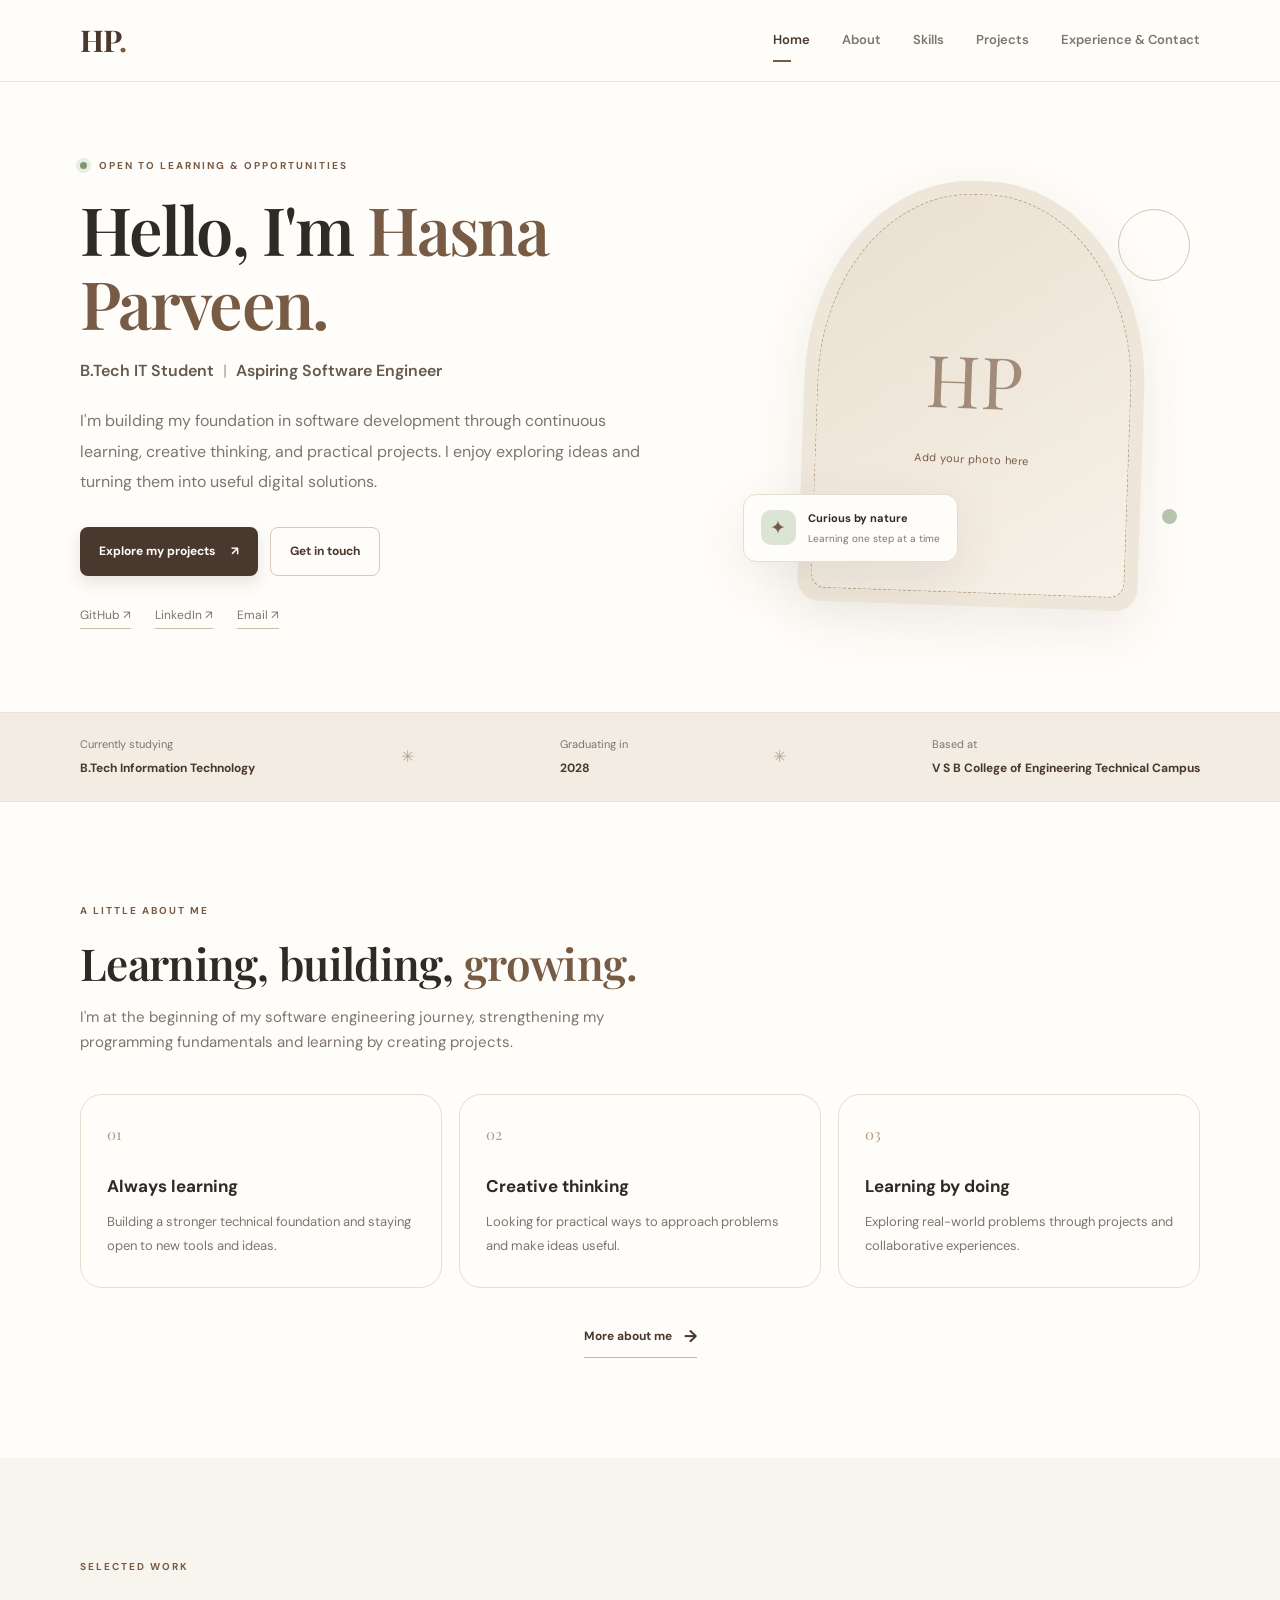
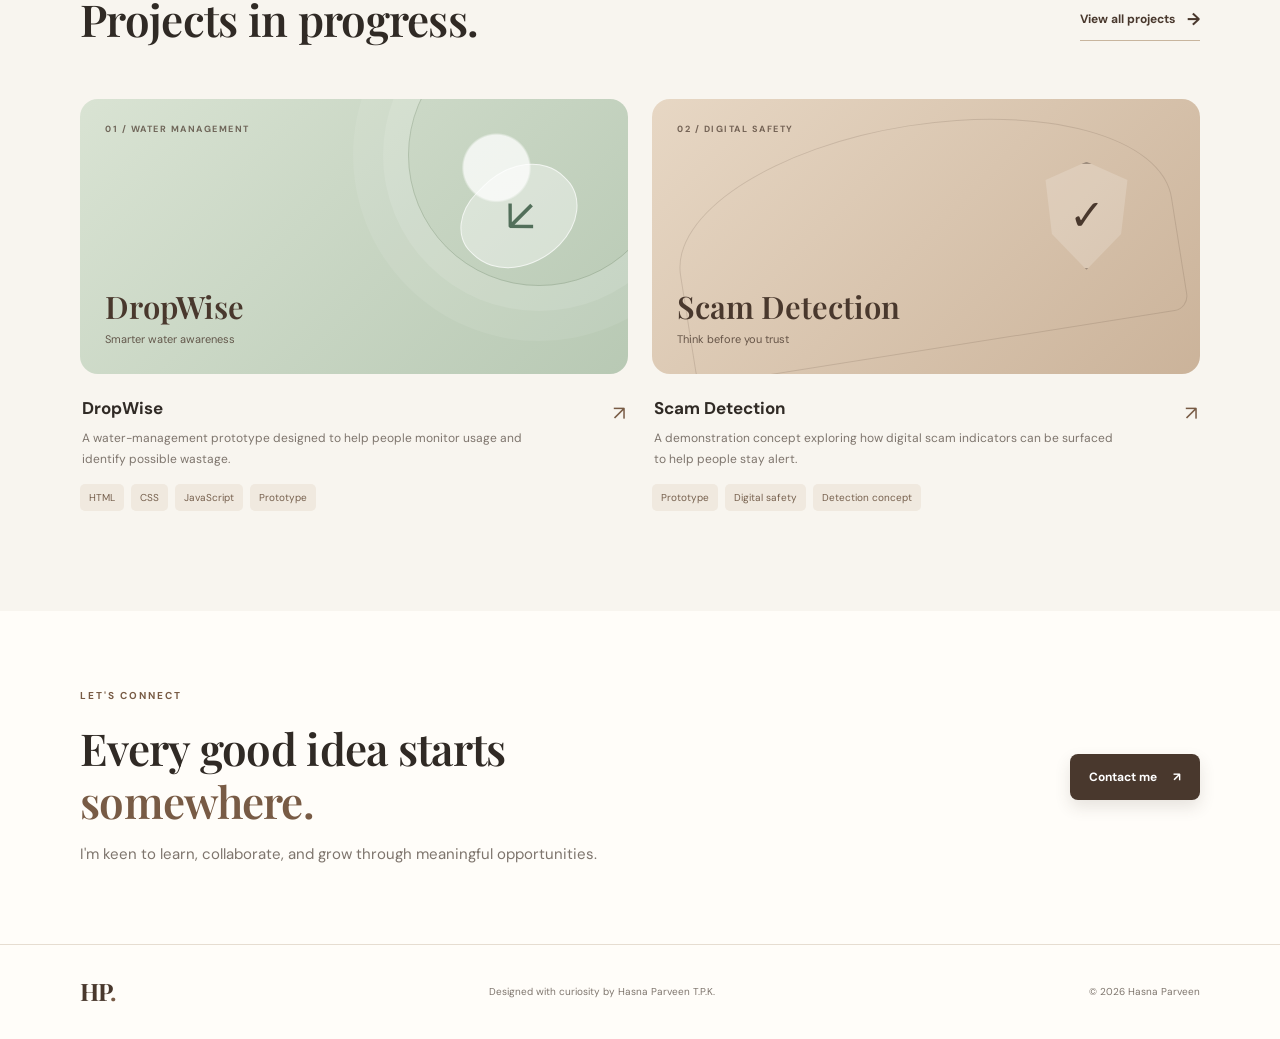
<file: index.html>
<!DOCTYPE html>
<html lang="en">
<head>
  <meta charset="UTF-8">
  <meta name="viewport" content="width=device-width, initial-scale=1.0">
  <meta name="description" content="Hasna Parveen T.P.K. — B.Tech Information Technology student and aspiring software engineer. Explore projects, skills, and experience.">
  <title>Hasna Parveen T.P.K. | Aspiring Software Engineer</title>
  <link rel="preconnect" href="https://fonts.googleapis.com">
  <link rel="preconnect" href="https://fonts.gstatic.com" crossorigin>
  <link href="https://fonts.googleapis.com/css2?family=DM+Sans:wght@400;500;600;700&family=Playfair+Display:wght@500;600;700&display=swap" rel="stylesheet">
  <link rel="stylesheet" href="style.css">
</head>
<body>
  <header class="site-header">
    <a class="brand" href="index.html" aria-label="Hasna Parveen home">HP<span>.</span></a>
    <button class="menu-toggle" aria-label="Open navigation" aria-expanded="false">☰</button>
    <nav class="nav" aria-label="Main navigation">
      <a class="active" href="index.html">Home</a>
      <a href="about.html">About</a>
      <a href="skills.html">Skills</a>
      <a href="projects.html">Projects</a>
      <a href="experience.html">Experience & Contact</a>
    </nav>
  </header>

  <main>
    <section class="hero section-wrap">
      <div class="hero-copy reveal">
        <p class="eyebrow"><span class="status-dot"></span> OPEN TO LEARNING & OPPORTUNITIES</p>
        <h1>Hello, I'm <span>Hasna Parveen.</span></h1>
        <h2>B.Tech IT Student <span class="divider">|</span> Aspiring Software Engineer</h2>
        <p class="lead">I'm building my foundation in software development through continuous learning, creative thinking, and practical projects. I enjoy exploring ideas and turning them into useful digital solutions.</p>
        <div class="button-row">
          <a class="button button-primary" href="projects.html">Explore my projects <span aria-hidden="true">↗</span></a>
          <a class="button button-secondary" href="experience.html#contact">Get in touch</a>
        </div>
        <div class="hero-links">
          <a href="https://github.com/Hasnaparveen" target="_blank" rel="noopener noreferrer">GitHub ↗</a>
          <a href="https://www.linkedin.com/in/hasna-parveen-t-p-k-b8829637a" target="_blank" rel="noopener noreferrer">LinkedIn ↗</a>
          <a href="mailto:hasnaparveen2019@gmail.com">Email ↗</a>
        </div>
      </div>
      <div class="hero-visual reveal">
        <div class="portrait-frame">
          <div class="portrait-placeholder" role="img" aria-label="Placeholder for Hasna's profile photo">
            <span class="portrait-initials">HP</span>
            <span class="photo-note">Add your photo here</span>
          </div>
        </div>
        <div class="floating-card"><span class="card-icon">✦</span><div><strong>Curious by nature</strong><small>Learning one step at a time</small></div></div>
        <span class="decor decor-one"></span><span class="decor decor-two"></span>
      </div>
    </section>

    <section class="intro-strip">
      <div class="section-wrap strip-inner">
        <p>Currently studying <strong>B.Tech Information Technology</strong></p>
        <span class="strip-separator">✳</span>
        <p>Graduating in <strong>2028</strong></p>
        <span class="strip-separator">✳</span>
        <p>Based at <strong>V S B College of Engineering Technical Campus</strong></p>
      </div>
    </section>

    <section class="section-wrap section-block">
      <div class="section-heading reveal">
        <p class="eyebrow">A LITTLE ABOUT ME</p>
        <h2>Learning, building, <em>growing.</em></h2>
        <p>I'm at the beginning of my software engineering journey, strengthening my programming fundamentals and learning by creating projects.</p>
      </div>
      <div class="feature-grid">
        <article class="feature-card reveal"><span class="feature-number">01</span><h3>Always learning</h3><p>Building a stronger technical foundation and staying open to new tools and ideas.</p></article>
        <article class="feature-card reveal"><span class="feature-number">02</span><h3>Creative thinking</h3><p>Looking for practical ways to approach problems and make ideas useful.</p></article>
        <article class="feature-card reveal"><span class="feature-number">03</span><h3>Learning by doing</h3><p>Exploring real-world problems through projects and collaborative experiences.</p></article>
      </div>
      <div class="center-link"><a class="text-link" href="about.html">More about me <span>→</span></a></div>
    </section>

    <section class="projects-preview">
      <div class="section-wrap section-block">
        <div class="section-heading heading-row reveal">
          <div><p class="eyebrow">SELECTED WORK</p><h2>Projects in progress.</h2></div>
          <a class="text-link" href="projects.html">View all projects <span>→</span></a>
        </div>
        <div class="project-grid">
          <article class="project-card reveal">
            <a class="project-art dropwise-art" href="projects.html#dropwise" aria-label="View DropWise project details">
              <span class="art-label">01 / WATER MANAGEMENT</span><div class="water-drop">↓</div><span class="art-title">DropWise</span><span class="art-caption">Smarter water awareness</span>
            </a>
            <div class="project-info"><div><h3>DropWise</h3><p>A water-management prototype designed to help people monitor usage and identify possible wastage.</p></div><span class="project-arrow">↗</span></div>
            <div class="tag-row"><span>HTML</span><span>CSS</span><span>JavaScript</span><span>Prototype</span></div>
          </article>
          <article class="project-card reveal">
            <a class="project-art scam-art" href="projects.html#scam-detection" aria-label="View Scam Detection project details">
              <span class="art-label">02 / DIGITAL SAFETY</span><div class="shield">✓</div><span class="art-title">Scam Detection</span><span class="art-caption">Think before you trust</span>
            </a>
            <div class="project-info"><div><h3>Scam Detection</h3><p>A demonstration concept exploring how digital scam indicators can be surfaced to help people stay alert.</p></div><span class="project-arrow">↗</span></div>
            <div class="tag-row"><span>Prototype</span><span>Digital safety</span><span>Detection concept</span></div>
          </article>
        </div>
      </div>
    </section>

    <section class="section-wrap cta-section reveal">
      <div><p class="eyebrow">LET'S CONNECT</p><h2>Every good idea starts <em>somewhere.</em></h2><p>I'm keen to learn, collaborate, and grow through meaningful opportunities.</p></div>
      <a class="button button-primary" href="experience.html#contact">Contact me <span>↗</span></a>
    </section>
  </main>

  <footer class="site-footer"><div class="section-wrap footer-inner"><a class="brand" href="index.html">HP<span>.</span></a><p>Designed with curiosity by Hasna Parveen T.P.K.</p><p>© <span id="year"></span> Hasna Parveen</p></div></footer>
  <script src="script.js"></script>
</body>
</html>
</file>
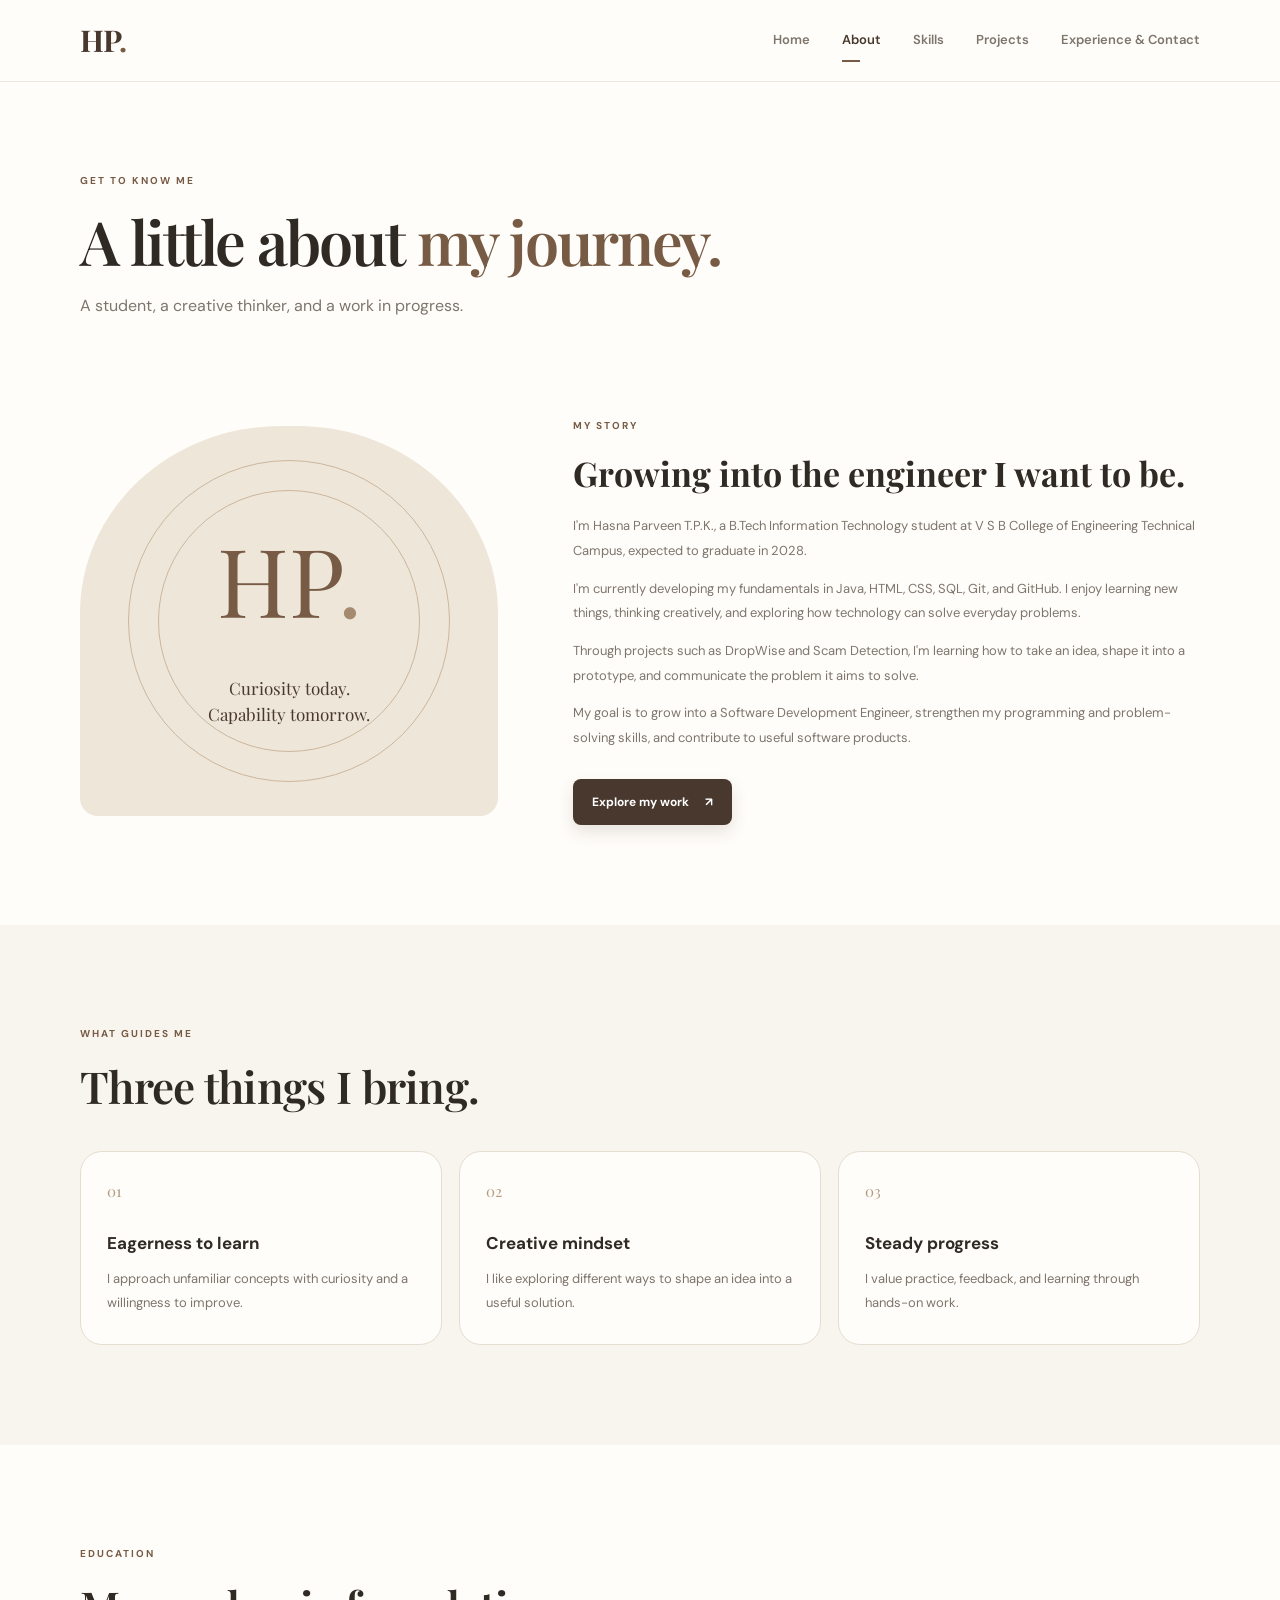
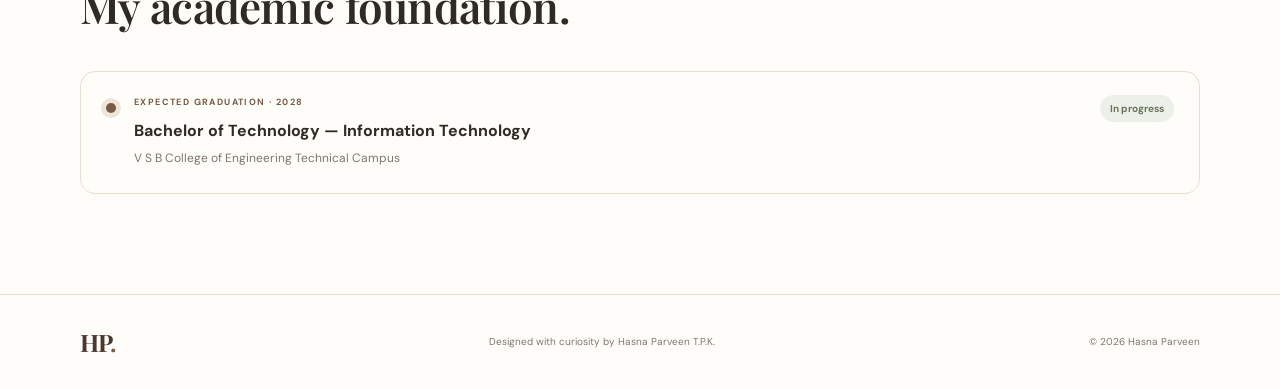
<file: about.html>
<!DOCTYPE html>
<html lang="en"><head>
<meta charset="UTF-8"><meta name="viewport" content="width=device-width, initial-scale=1.0">
<meta name="description" content="Learn more about Hasna Parveen T.P.K., a B.Tech IT student and aspiring software engineer.">
<title>About | Hasna Parveen</title>
<link rel="preconnect" href="https://fonts.googleapis.com"><link rel="preconnect" href="https://fonts.gstatic.com" crossorigin>
<link href="https://fonts.googleapis.com/css2?family=DM+Sans:wght@400;500;600;700&family=Playfair+Display:wght@500;600;700&display=swap" rel="stylesheet"><link rel="stylesheet" href="style.css"></head>
<body>
<header class="site-header"><a class="brand" href="index.html">HP<span>.</span></a><button class="menu-toggle" aria-label="Open navigation" aria-expanded="false">☰</button><nav class="nav" aria-label="Main navigation"><a href="index.html">Home</a><a class="active" href="about.html">About</a><a href="skills.html">Skills</a><a href="projects.html">Projects</a><a href="experience.html">Experience & Contact</a></nav></header>
<main>
<section class="page-hero section-wrap"><p class="eyebrow">GET TO KNOW ME</p><h1>A little about <em>my journey.</em></h1><p class="lead">A student, a creative thinker, and a work in progress.</p></section>
<section class="section-wrap split-section"><div class="about-art reveal"><div class="about-monogram">HP<span>.</span></div><p>Curiosity today.<br>Capability tomorrow.</p></div><div class="about-copy reveal"><p class="eyebrow">MY STORY</p><h2>Growing into the engineer I want to be.</h2><p>I'm Hasna Parveen T.P.K., a B.Tech Information Technology student at V S B College of Engineering Technical Campus, expected to graduate in 2028.</p><p>I'm currently developing my fundamentals in Java, HTML, CSS, SQL, Git, and GitHub. I enjoy learning new things, thinking creatively, and exploring how technology can solve everyday problems.</p><p>Through projects such as DropWise and Scam Detection, I'm learning how to take an idea, shape it into a prototype, and communicate the problem it aims to solve.</p><p>My goal is to grow into a Software Development Engineer, strengthen my programming and problem-solving skills, and contribute to useful software products.</p><a class="button button-primary" href="projects.html">Explore my work <span>↗</span></a></div></section>
<section class="soft-section"><div class="section-wrap section-block"><div class="section-heading"><p class="eyebrow">WHAT GUIDES ME</p><h2>Three things I bring.</h2></div><div class="feature-grid"><article class="feature-card"><span class="feature-number">01</span><h3>Eagerness to learn</h3><p>I approach unfamiliar concepts with curiosity and a willingness to improve.</p></article><article class="feature-card"><span class="feature-number">02</span><h3>Creative mindset</h3><p>I like exploring different ways to shape an idea into a useful solution.</p></article><article class="feature-card"><span class="feature-number">03</span><h3>Steady progress</h3><p>I value practice, feedback, and learning through hands-on work.</p></article></div></div></section>
<section class="section-wrap section-block"><div class="section-heading"><p class="eyebrow">EDUCATION</p><h2>My academic foundation.</h2></div><article class="timeline-card"><span class="timeline-dot"></span><div><p class="timeline-date">EXPECTED GRADUATION · 2028</p><h3>Bachelor of Technology — Information Technology</h3><p>V S B College of Engineering Technical Campus</p></div><span class="timeline-status">In progress</span></article></section>
</main>
<footer class="site-footer"><div class="section-wrap footer-inner"><a class="brand" href="index.html">HP<span>.</span></a><p>Designed with curiosity by Hasna Parveen T.P.K.</p><p>© <span id="year"></span> Hasna Parveen</p></div></footer><script src="script.js"></script></body></html>
</file>
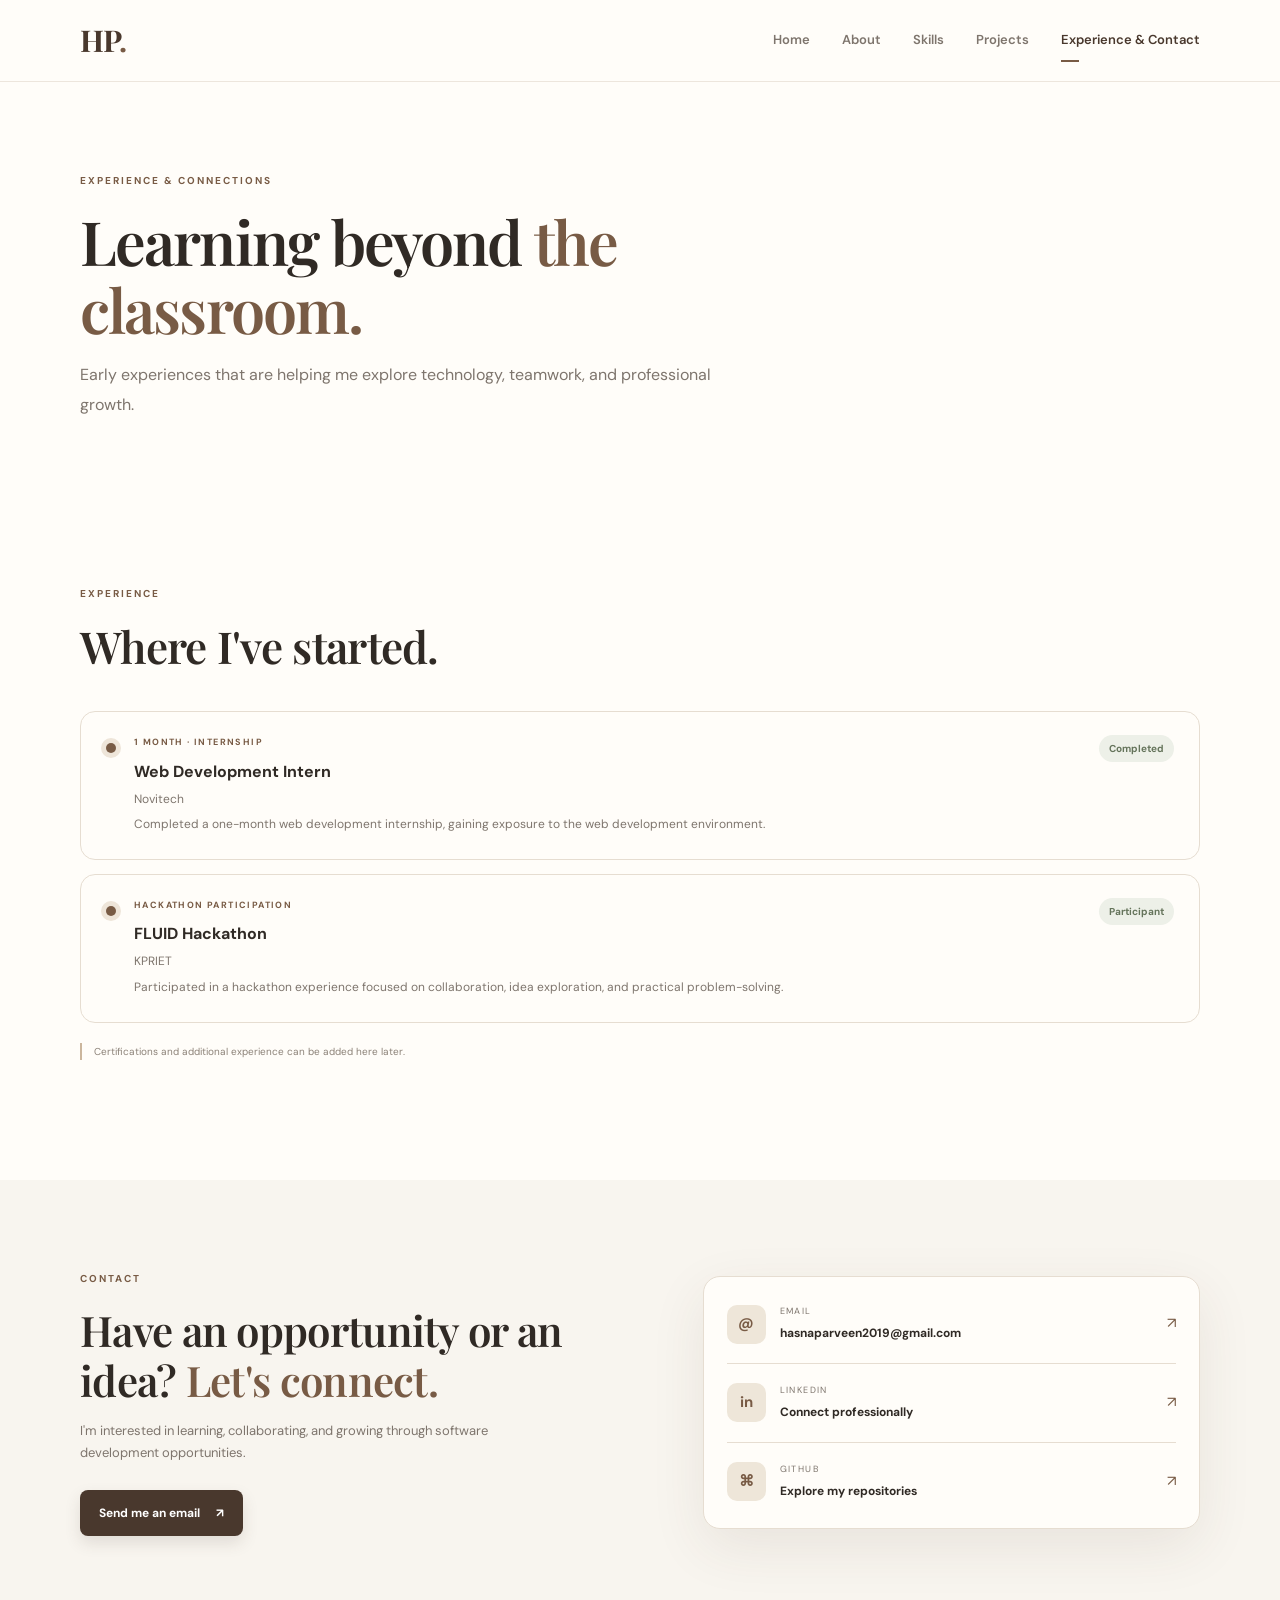
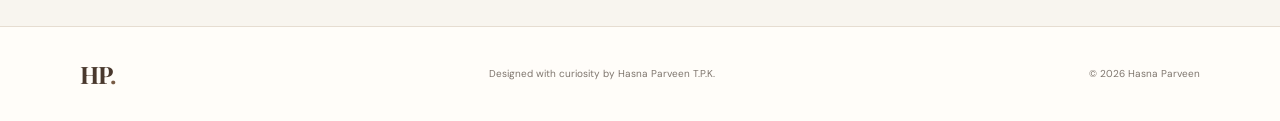
<file: experience.html>
<!DOCTYPE html>
<html lang="en"><head><meta charset="UTF-8"><meta name="viewport" content="width=device-width, initial-scale=1.0"><meta name="description" content="Experience and contact details for Hasna Parveen T.P.K."><title>Experience & Contact | Hasna Parveen</title><link rel="preconnect" href="https://fonts.googleapis.com"><link rel="preconnect" href="https://fonts.gstatic.com" crossorigin><link href="https://fonts.googleapis.com/css2?family=DM+Sans:wght@400;500;600;700&family=Playfair+Display:wght@500;600;700&display=swap" rel="stylesheet"><link rel="stylesheet" href="style.css"></head>
<body><header class="site-header"><a class="brand" href="index.html">HP<span>.</span></a><button class="menu-toggle" aria-label="Open navigation" aria-expanded="false">☰</button><nav class="nav" aria-label="Main navigation"><a href="index.html">Home</a><a href="about.html">About</a><a href="skills.html">Skills</a><a href="projects.html">Projects</a><a class="active" href="experience.html">Experience & Contact</a></nav></header>
<main><section class="page-hero section-wrap"><p class="eyebrow">EXPERIENCE & CONNECTIONS</p><h1>Learning beyond <em>the classroom.</em></h1><p class="lead">Early experiences that are helping me explore technology, teamwork, and professional growth.</p></section>
<section class="section-wrap section-block"><div class="section-heading"><p class="eyebrow">EXPERIENCE</p><h2>Where I've started.</h2></div><div class="timeline">
<article class="timeline-card reveal"><span class="timeline-dot"></span><div><p class="timeline-date">1 MONTH · INTERNSHIP</p><h3>Web Development Intern</h3><p class="timeline-org">Novitech</p><p>Completed a one-month web development internship, gaining exposure to the web development environment.</p></div><span class="timeline-status">Completed</span></article>
<article class="timeline-card reveal"><span class="timeline-dot"></span><div><p class="timeline-date">HACKATHON PARTICIPATION</p><h3>FLUID Hackathon</h3><p class="timeline-org">KPRIET</p><p>Participated in a hackathon experience focused on collaboration, idea exploration, and practical problem-solving.</p></div><span class="timeline-status">Participant</span></article>
</div><p class="small-note">Certifications and additional experience can be added here later.</p></section>
<section class="contact-section" id="contact"><div class="section-wrap contact-layout"><div class="contact-copy reveal"><p class="eyebrow">CONTACT</p><h2>Have an opportunity or an idea? <em>Let's connect.</em></h2><p>I'm interested in learning, collaborating, and growing through software development opportunities.</p><a class="button button-primary" href="mailto:hasnaparveen2019@gmail.com">Send me an email <span>↗</span></a></div><div class="contact-card reveal"><a class="contact-row" href="mailto:hasnaparveen2019@gmail.com"><span class="contact-icon">@</span><span><small>EMAIL</small><strong>hasnaparveen2019@gmail.com</strong></span><span>↗</span></a><a class="contact-row" href="https://www.linkedin.com/in/hasna-parveen-t-p-k-b8829637a" target="_blank" rel="noopener noreferrer"><span class="contact-icon">in</span><span><small>LINKEDIN</small><strong>Connect professionally</strong></span><span>↗</span></a><a class="contact-row" href="https://github.com/Hasnaparveen" target="_blank" rel="noopener noreferrer"><span class="contact-icon">⌘</span><span><small>GITHUB</small><strong>Explore my repositories</strong></span><span>↗</span></a></div></div></section></main>
<footer class="site-footer"><div class="section-wrap footer-inner"><a class="brand" href="index.html">HP<span>.</span></a><p>Designed with curiosity by Hasna Parveen T.P.K.</p><p>© <span id="year"></span> Hasna Parveen</p></div></footer><script src="script.js"></script></body></html>
</file>
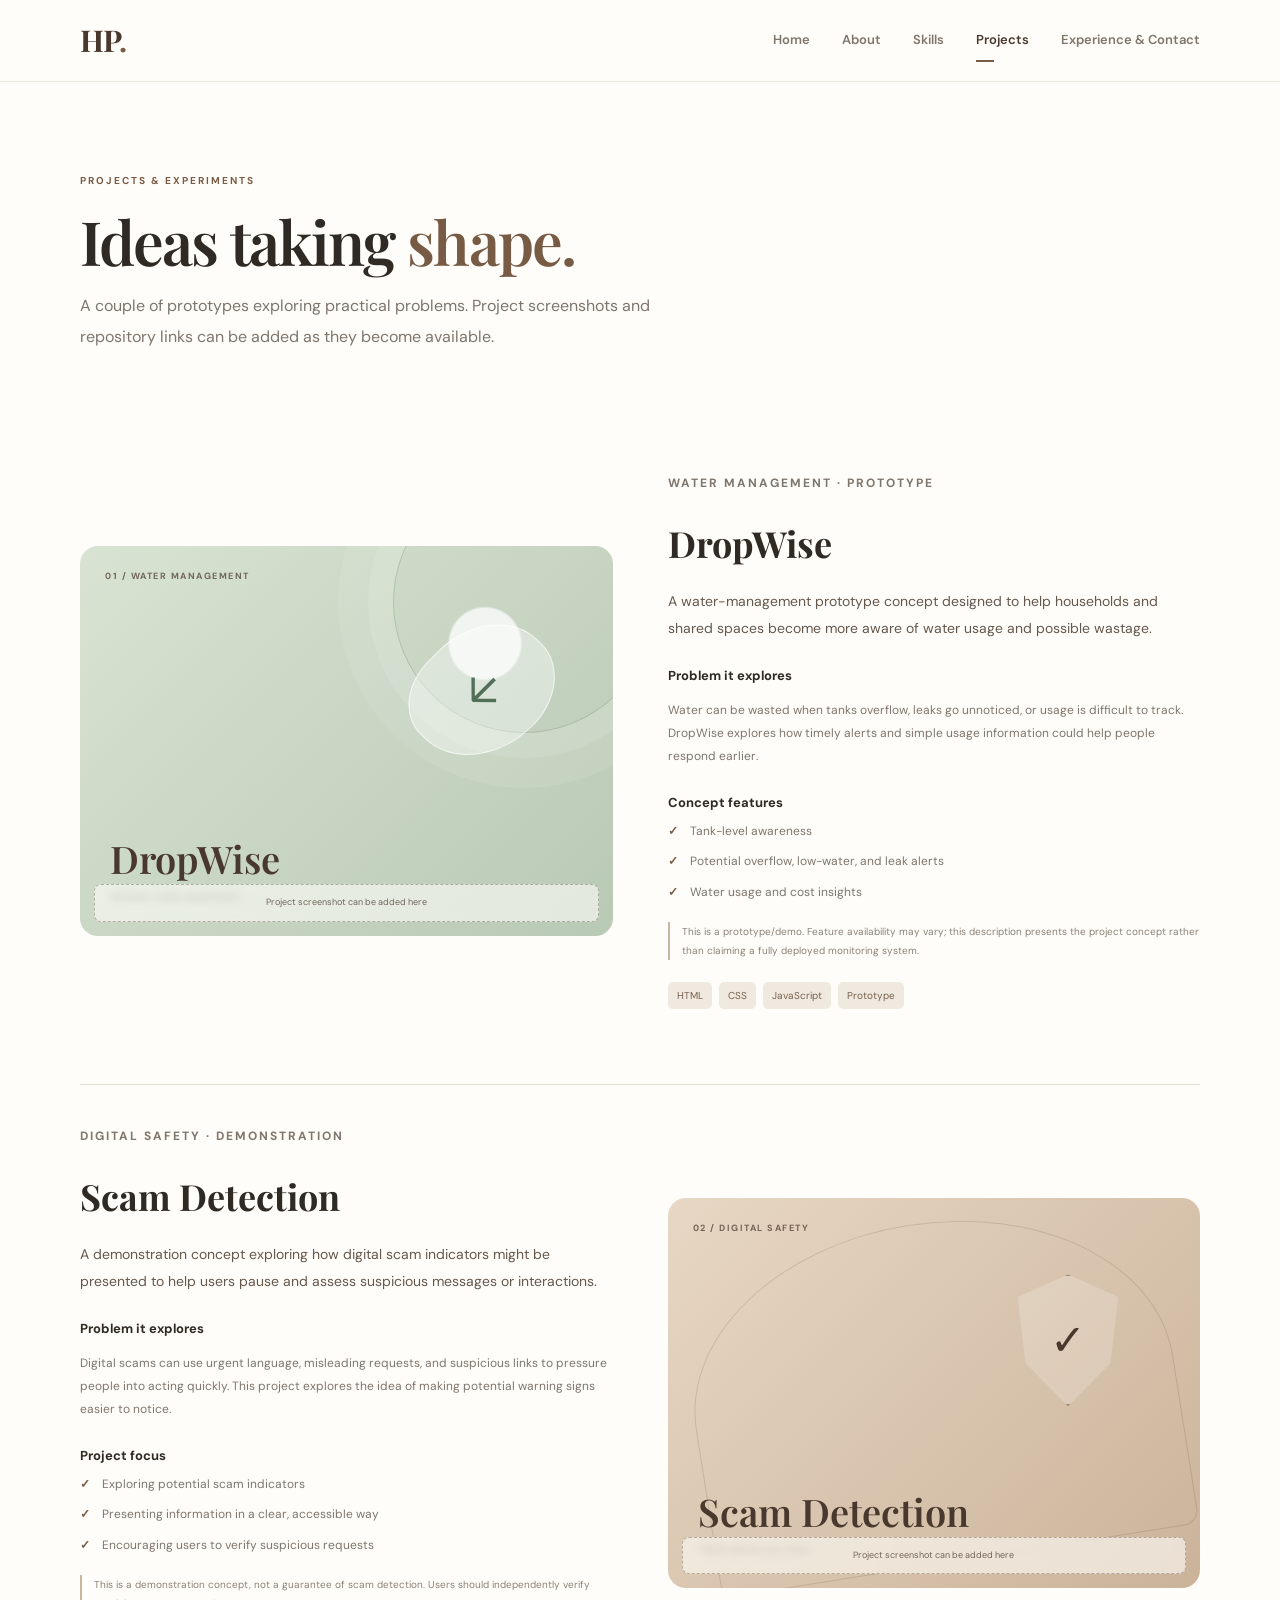
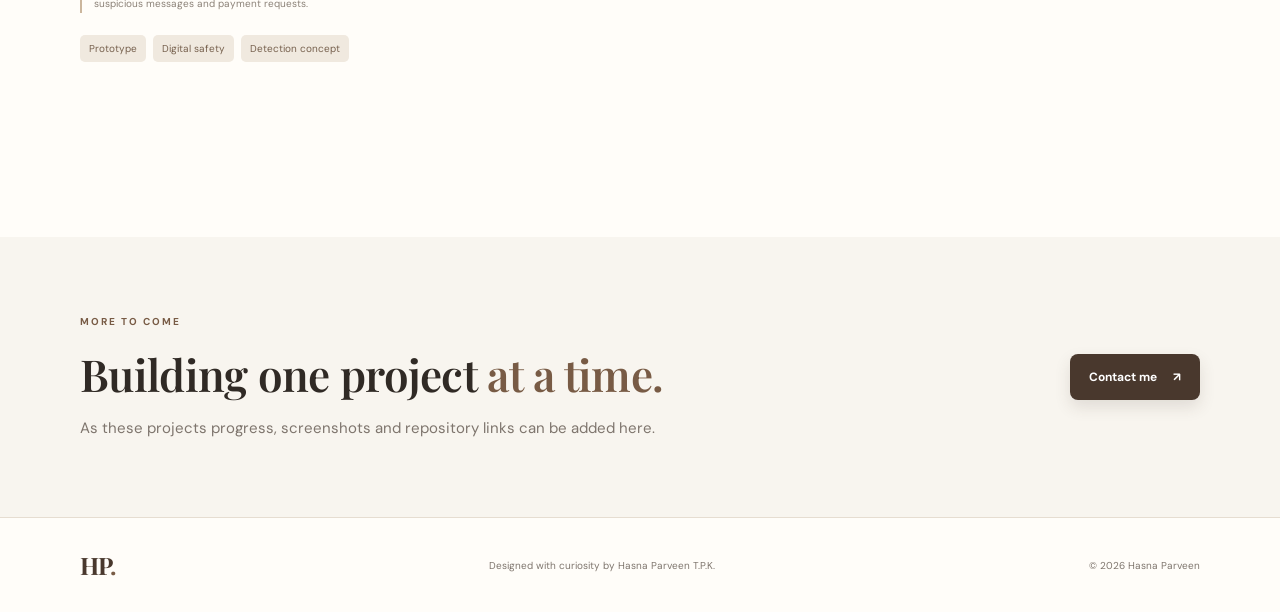
<file: projects.html>
<!DOCTYPE html>
<html lang="en"><head><meta charset="UTF-8"><meta name="viewport" content="width=device-width, initial-scale=1.0"><meta name="description" content="Projects by Hasna Parveen T.P.K., including DropWise and Scam Detection."><title>Projects | Hasna Parveen</title><link rel="preconnect" href="https://fonts.googleapis.com"><link rel="preconnect" href="https://fonts.gstatic.com" crossorigin><link href="https://fonts.googleapis.com/css2?family=DM+Sans:wght@400;500;600;700&family=Playfair+Display:wght@500;600;700&display=swap" rel="stylesheet"><link rel="stylesheet" href="style.css"></head>
<body><header class="site-header"><a class="brand" href="index.html">HP<span>.</span></a><button class="menu-toggle" aria-label="Open navigation" aria-expanded="false">☰</button><nav class="nav" aria-label="Main navigation"><a href="index.html">Home</a><a href="about.html">About</a><a href="skills.html">Skills</a><a class="active" href="projects.html">Projects</a><a href="experience.html">Experience & Contact</a></nav></header>
<main><section class="page-hero section-wrap"><p class="eyebrow">PROJECTS & EXPERIMENTS</p><h1>Ideas taking <em>shape.</em></h1><p class="lead">A couple of prototypes exploring practical problems. Project screenshots and repository links can be added as they become available.</p></section>
<section class="section-wrap section-block projects-list">
<article class="project-detail reveal" id="dropwise"><div class="project-art dropwise-art large-art"><span class="art-label">01 / WATER MANAGEMENT</span><div class="water-drop">↓</div><span class="art-title">DropWise</span><span class="art-caption">Smarter water awareness</span><div class="screenshot-placeholder">Project screenshot can be added here</div></div><div class="project-detail-copy"><p class="eyebrow">WATER MANAGEMENT · PROTOTYPE</p><h2>DropWise</h2><p class="project-summary">A water-management prototype concept designed to help households and shared spaces become more aware of water usage and possible wastage.</p><h3>Problem it explores</h3><p>Water can be wasted when tanks overflow, leaks go unnoticed, or usage is difficult to track. DropWise explores how timely alerts and simple usage information could help people respond earlier.</p><h3>Concept features</h3><ul class="check-list"><li>Tank-level awareness</li><li>Potential overflow, low-water, and leak alerts</li><li>Water usage and cost insights</li></ul><p class="small-note">This is a prototype/demo. Feature availability may vary; this description presents the project concept rather than claiming a fully deployed monitoring system.</p><div class="tag-row"><span>HTML</span><span>CSS</span><span>JavaScript</span><span>Prototype</span></div></div></article>
<article class="project-detail reverse reveal" id="scam-detection"><div class="project-art scam-art large-art"><span class="art-label">02 / DIGITAL SAFETY</span><div class="shield">✓</div><span class="art-title">Scam Detection</span><span class="art-caption">Think before you trust</span><div class="screenshot-placeholder">Project screenshot can be added here</div></div><div class="project-detail-copy"><p class="eyebrow">DIGITAL SAFETY · DEMONSTRATION</p><h2>Scam Detection</h2><p class="project-summary">A demonstration concept exploring how digital scam indicators might be presented to help users pause and assess suspicious messages or interactions.</p><h3>Problem it explores</h3><p>Digital scams can use urgent language, misleading requests, and suspicious links to pressure people into acting quickly. This project explores the idea of making potential warning signs easier to notice.</p><h3>Project focus</h3><ul class="check-list"><li>Exploring potential scam indicators</li><li>Presenting information in a clear, accessible way</li><li>Encouraging users to verify suspicious requests</li></ul><p class="small-note">This is a demonstration concept, not a guarantee of scam detection. Users should independently verify suspicious messages and payment requests.</p><div class="tag-row"><span>Prototype</span><span>Digital safety</span><span>Detection concept</span></div></div></article>
</section><section class="soft-section"><div class="section-wrap cta-section"><div><p class="eyebrow">MORE TO COME</p><h2>Building one project <em>at a time.</em></h2><p>As these projects progress, screenshots and repository links can be added here.</p></div><a class="button button-primary" href="experience.html#contact">Contact me <span>↗</span></a></div></section></main>
<footer class="site-footer"><div class="section-wrap footer-inner"><a class="brand" href="index.html">HP<span>.</span></a><p>Designed with curiosity by Hasna Parveen T.P.K.</p><p>© <span id="year"></span> Hasna Parveen</p></div></footer><script src="script.js"></script></body></html>
</file>
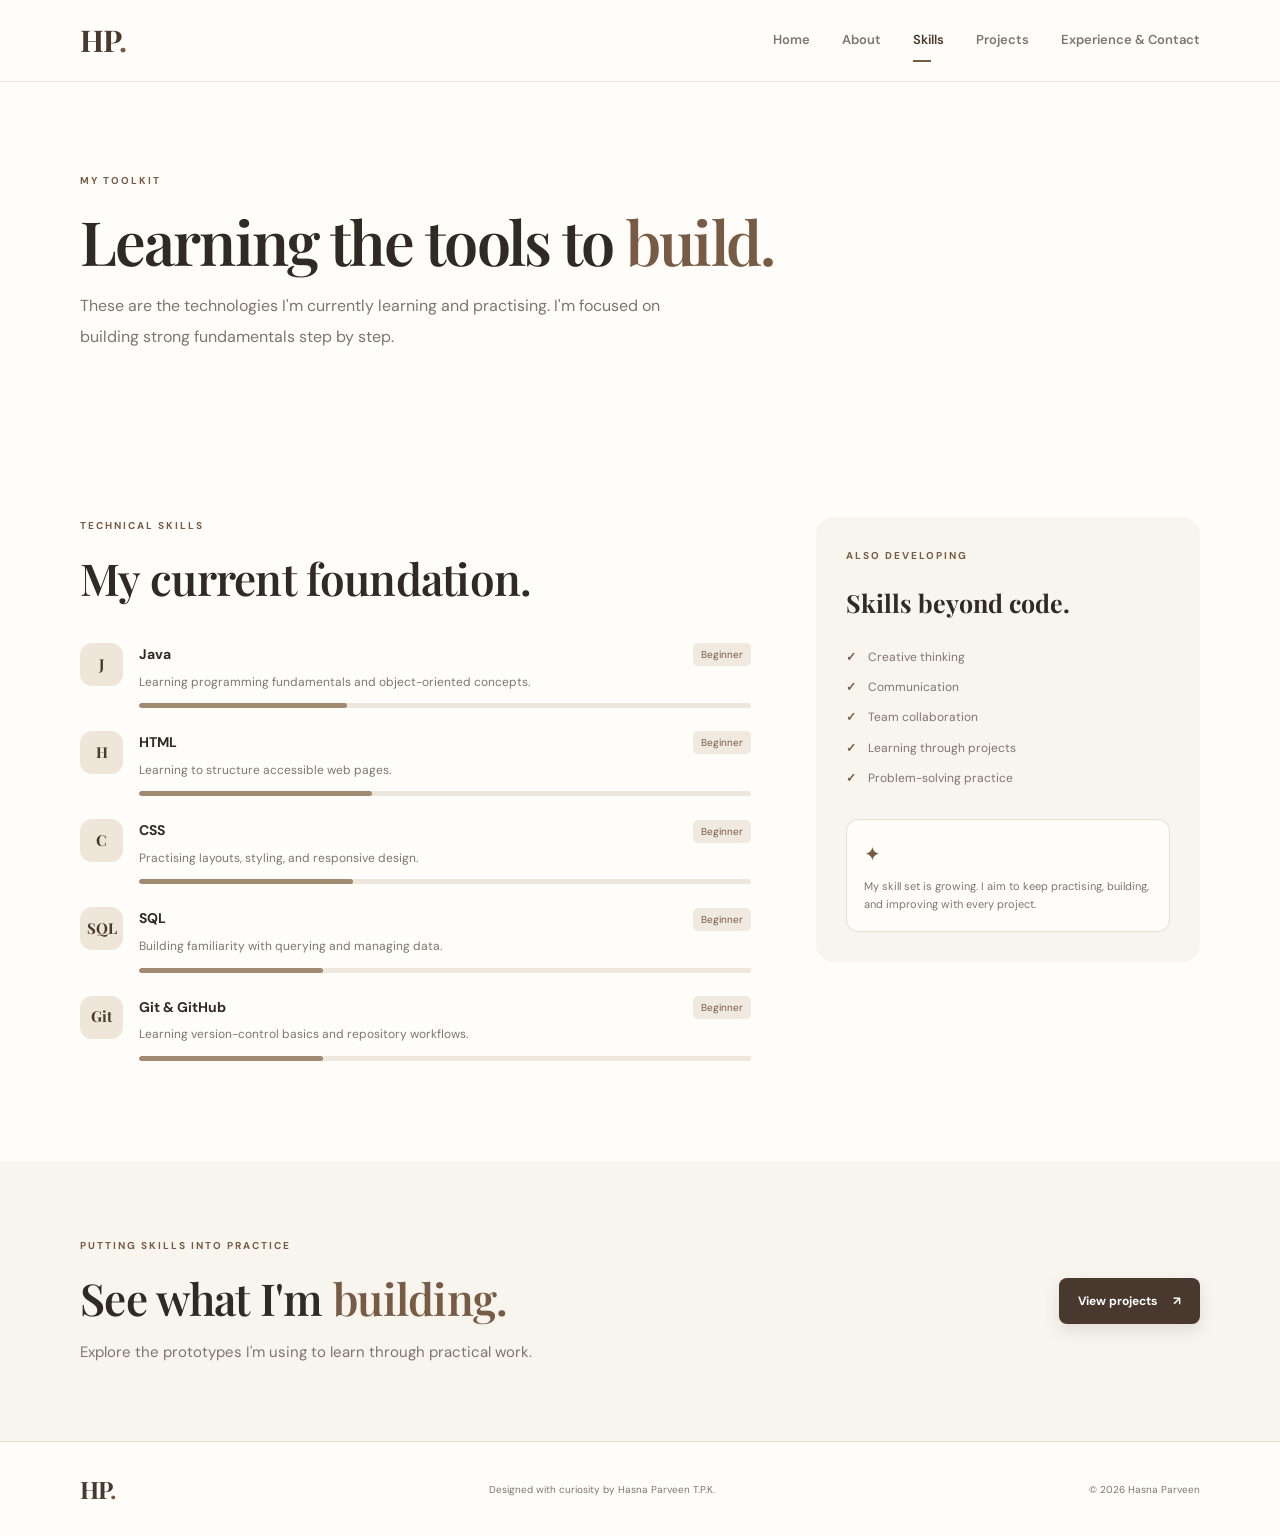
<file: skills.html>
<!DOCTYPE html>
<html lang="en"><head><meta charset="UTF-8"><meta name="viewport" content="width=device-width, initial-scale=1.0"><meta name="description" content="Technical skills of Hasna Parveen T.P.K."><title>Skills | Hasna Parveen</title><link rel="preconnect" href="https://fonts.googleapis.com"><link rel="preconnect" href="https://fonts.gstatic.com" crossorigin><link href="https://fonts.googleapis.com/css2?family=DM+Sans:wght@400;500;600;700&family=Playfair+Display:wght@500;600;700&display=swap" rel="stylesheet"><link rel="stylesheet" href="style.css"></head>
<body><header class="site-header"><a class="brand" href="index.html">HP<span>.</span></a><button class="menu-toggle" aria-label="Open navigation" aria-expanded="false">☰</button><nav class="nav" aria-label="Main navigation"><a href="index.html">Home</a><a href="about.html">About</a><a class="active" href="skills.html">Skills</a><a href="projects.html">Projects</a><a href="experience.html">Experience & Contact</a></nav></header>
<main><section class="page-hero section-wrap"><p class="eyebrow">MY TOOLKIT</p><h1>Learning the tools to <em>build.</em></h1><p class="lead">These are the technologies I'm currently learning and practising. I'm focused on building strong fundamentals step by step.</p></section>
<section class="section-wrap section-block skills-layout"><div class="skills-main"><div class="section-heading"><p class="eyebrow">TECHNICAL SKILLS</p><h2>My current foundation.</h2></div><div class="skill-list">
<article class="skill-item"><div class="skill-symbol">J</div><div class="skill-detail"><div class="skill-title"><h3>Java</h3><span>Beginner</span></div><p>Learning programming fundamentals and object-oriented concepts.</p><div class="skill-track"><span style="width:34%"></span></div></div></article>
<article class="skill-item"><div class="skill-symbol">H</div><div class="skill-detail"><div class="skill-title"><h3>HTML</h3><span>Beginner</span></div><p>Learning to structure accessible web pages.</p><div class="skill-track"><span style="width:38%"></span></div></div></article>
<article class="skill-item"><div class="skill-symbol">C</div><div class="skill-detail"><div class="skill-title"><h3>CSS</h3><span>Beginner</span></div><p>Practising layouts, styling, and responsive design.</p><div class="skill-track"><span style="width:35%"></span></div></div></article>
<article class="skill-item"><div class="skill-symbol">SQL</div><div class="skill-detail"><div class="skill-title"><h3>SQL</h3><span>Beginner</span></div><p>Building familiarity with querying and managing data.</p><div class="skill-track"><span style="width:30%"></span></div></div></article>
<article class="skill-item"><div class="skill-symbol">Git</div><div class="skill-detail"><div class="skill-title"><h3>Git & GitHub</h3><span>Beginner</span></div><p>Learning version-control basics and repository workflows.</p><div class="skill-track"><span style="width:30%"></span></div></div></article>
</div></div><aside class="skills-aside"><p class="eyebrow">ALSO DEVELOPING</p><h3>Skills beyond code.</h3><ul class="check-list"><li>Creative thinking</li><li>Communication</li><li>Team collaboration</li><li>Learning through projects</li><li>Problem-solving practice</li></ul><div class="note-card"><span>✦</span><p>My skill set is growing. I aim to keep practising, building, and improving with every project.</p></div></aside></section>
<section class="soft-section"><div class="section-wrap cta-section"><div><p class="eyebrow">PUTTING SKILLS INTO PRACTICE</p><h2>See what I'm <em>building.</em></h2><p>Explore the prototypes I'm using to learn through practical work.</p></div><a class="button button-primary" href="projects.html">View projects <span>↗</span></a></div></section></main>
<footer class="site-footer"><div class="section-wrap footer-inner"><a class="brand" href="index.html">HP<span>.</span></a><p>Designed with curiosity by Hasna Parveen T.P.K.</p><p>© <span id="year"></span> Hasna Parveen</p></div></footer><script src="script.js"></script></body></html>
</file>
<file: style.css>
/* Hasna Parveen T.P.K. — cream and brown portfolio */
:root{--cream:#f8f5ef;--paper:#fffdf9;--sand:#eee6d9;--brown:#785b45;--brown-dark:#49382d;--ink:#302a25;--muted:#7e756d;--line:#e6ddd1;--sage:#dce4d6;--white:#fff;--shadow:0 18px 55px rgba(73,56,45,.09);--radius:22px}
*{box-sizing:border-box}html{scroll-behavior:smooth;scroll-padding-top:90px}body{margin:0;background:var(--paper);color:var(--ink);font-family:"DM Sans",sans-serif;line-height:1.7;font-size:15px}a{color:inherit;text-decoration:none}button{font:inherit}.section-wrap{width:min(1120px,calc(100% - 48px));margin:0 auto}.site-header{height:82px;padding:0 max(24px,calc((100% - 1120px)/2));display:flex;align-items:center;justify-content:space-between;background:rgba(255,253,249,.92);border-bottom:1px solid rgba(230,221,209,.72);position:sticky;top:0;z-index:100;backdrop-filter:blur(14px)}.brand{font-family:"Playfair Display",serif;font-size:30px;font-weight:700;letter-spacing:-1px;color:var(--brown-dark)}.brand span{color:var(--brown)}.nav{display:flex;align-items:center;gap:32px}.nav a{font-size:13px;color:var(--muted);font-weight:600;transition:color .2s}.nav a:hover,.nav a.active{color:var(--brown-dark)}.nav a.active{position:relative}.nav a.active:after{content:"";position:absolute;bottom:-10px;left:0;width:18px;height:2px;background:var(--brown)}.menu-toggle{display:none;border:1px solid var(--line);background:var(--paper);border-radius:10px;padding:8px 12px;color:var(--brown-dark);cursor:pointer}
.hero{min-height:630px;display:grid;grid-template-columns:1.15fr .85fr;align-items:center;gap:56px;padding-top:70px;padding-bottom:78px}.eyebrow{font-size:10px;letter-spacing:2px;text-transform:uppercase;font-weight:700;color:var(--brown);margin:0 0 18px}.status-dot{display:inline-block;width:7px;height:7px;border-radius:50%;background:#7f9670;margin-right:8px;box-shadow:0 0 0 4px #e8eee3}.hero h1,.page-hero h1{font-family:"Playfair Display",serif;font-size:clamp(42px,5.2vw,68px);line-height:1.12;letter-spacing:-1.9px;font-weight:600;margin:0 0 16px}.hero h1 span,.page-hero h1 em,.section-heading h2 em,.cta-section h2 em,.contact-copy h2 em{color:var(--brown);font-style:normal}.hero h2{font-size:16px;font-weight:600;color:#65584d;margin:0 0 22px}.divider{color:#c7b8a6;margin:0 5px}.lead{max-width:570px;font-size:16px;line-height:1.9;color:var(--muted);margin:0}.button-row{display:flex;gap:12px;flex-wrap:wrap;margin-top:30px}.button{display:inline-flex;align-items:center;justify-content:center;gap:16px;padding:13px 19px;border-radius:8px;font-size:12px;font-weight:700;transition:transform .2s,background .2s,box-shadow .2s}.button:hover{transform:translateY(-2px)}.button-primary{background:var(--brown-dark);color:white;box-shadow:0 7px 16px rgba(73,56,45,.13)}.button-primary:hover{background:var(--brown)}.button-secondary{border:1px solid #d8cabb;background:transparent;color:var(--brown-dark)}.button-secondary:hover{background:var(--sand)}.hero-links{display:flex;gap:24px;margin-top:29px}.hero-links a{font-size:12px;color:var(--muted);border-bottom:1px solid #cbbba8;padding-bottom:3px}.hero-links a:hover{color:var(--brown-dark)}.hero-visual{position:relative;display:flex;align-items:center;justify-content:center;min-height:420px}.portrait-frame{width:min(340px,85%);aspect-ratio:4/5;border-radius:48% 48% 22px 22px;background:var(--sand);padding:13px;transform:rotate(2deg);box-shadow:var(--shadow);position:relative;z-index:1}.portrait-placeholder{height:100%;border:1px dashed #bca58e;border-radius:48% 48% 15px 15px;display:flex;flex-direction:column;align-items:center;justify-content:center;gap:10px;background:linear-gradient(145deg,#e9dfd0,#f7f1e8);color:var(--brown)}.portrait-initials{font-family:"Playfair Display",serif;font-size:72px;opacity:.65}.photo-note{font-size:11px;letter-spacing:.5px}.floating-card{position:absolute;z-index:2;left:-5px;bottom:44px;display:flex;align-items:center;gap:12px;padding:14px 17px;background:var(--paper);border:1px solid var(--line);border-radius:13px;box-shadow:var(--shadow)}.card-icon{display:grid;place-items:center;width:35px;height:35px;background:var(--sage);border-radius:10px;color:var(--brown);font-size:19px}.floating-card strong,.floating-card small{display:block}.floating-card strong{font-size:11px}.floating-card small{font-size:10px;color:var(--muted);margin-top:2px}.decor{position:absolute;border-radius:50%;border:1px solid #d5c6b3}.decor-one{width:72px;height:72px;top:28px;right:10px}.decor-two{width:15px;height:15px;background:#b9c6ad;border:0;bottom:82px;right:23px}.intro-strip{background:#f2ece3;border-top:1px solid #ebe2d7;border-bottom:1px solid #ebe2d7}.strip-inner{display:flex;justify-content:space-between;align-items:center;gap:20px;min-height:88px}.strip-inner p{font-size:11px;color:var(--muted);margin:0}.strip-inner strong{display:block;color:var(--brown-dark);font-size:12px;margin-top:4px}.strip-separator{color:#b8a38b;font-size:16px}.section-block{padding-top:100px;padding-bottom:100px}.section-heading{max-width:620px;margin-bottom:38px}.section-heading h2,.cta-section h2,.contact-copy h2{font-family:"Playfair Display",serif;font-size:clamp(32px,3.5vw,44px);line-height:1.2;letter-spacing:-.7px;margin:0 0 15px;font-weight:600}.section-heading>p:not(.eyebrow){color:var(--muted);margin:0;max-width:560px}.feature-grid{display:grid;grid-template-columns:repeat(3,1fr);gap:17px}.feature-card{padding:27px 26px 30px;border:1px solid var(--line);border-radius:var(--radius);background:var(--paper);transition:transform .25s,box-shadow .25s}.feature-card:hover{transform:translateY(-4px);box-shadow:var(--shadow)}.feature-number{font-family:"Playfair Display",serif;color:#b29a80;font-size:15px}.feature-card h3{font-size:17px;margin:24px 0 9px}.feature-card p{font-size:13px;color:var(--muted);margin:0;line-height:1.8}.center-link{text-align:center;margin-top:34px}.text-link{display:inline-flex;align-items:center;gap:12px;font-size:12px;font-weight:700;color:var(--brown-dark);border-bottom:1px solid #c8b59e;padding-bottom:6px}.text-link span{font-size:17px;transition:transform .2s}.text-link:hover span{transform:translateX(4px)}.projects-preview,.soft-section{background:var(--cream)}.heading-row{display:flex;align-items:flex-end;justify-content:space-between;gap:20px;max-width:none}.heading-row .text-link{margin-bottom:20px}.project-grid{display:grid;grid-template-columns:repeat(2,1fr);gap:24px}.project-card{min-width:0}.project-art{height:275px;border-radius:18px;position:relative;overflow:hidden;display:flex;flex-direction:column;justify-content:flex-end;padding:25px;color:var(--brown-dark);isolation:isolate}.dropwise-art{background:radial-gradient(circle at 76% 25%,rgba(255,255,255,.75) 0 7%,transparent 7.5%),linear-gradient(135deg,#d9e3d3,#b8c9b4)}.dropwise-art:before{content:"";position:absolute;width:260px;height:260px;border:1px solid rgba(75,100,72,.2);border-radius:50%;right:-42px;top:-75px;box-shadow:0 0 0 25px rgba(255,255,255,.1),0 0 0 55px rgba(255,255,255,.08);z-index:-1}.scam-art{background:linear-gradient(135deg,#e7d7c4,#cbb39a)}.scam-art:before{content:"";position:absolute;inset:25px;border:1px solid rgba(73,56,45,.15);border-radius:50% 50% 15px 15px;transform:rotate(-9deg);z-index:-1}.art-label{position:absolute;top:23px;left:25px;font-size:9px;letter-spacing:1.5px;font-weight:700;opacity:.72}.water-drop{position:absolute;right:60px;top:58px;width:96px;height:120px;background:rgba(255,255,255,.38);border:1px solid rgba(255,255,255,.65);border-radius:55% 45% 60% 40%;transform:rotate(45deg);display:grid;place-items:center;font-size:45px;color:#526f5a}.water-drop::first-letter{transform:rotate(-45deg)}.shield{position:absolute;right:68px;top:63px;width:91px;height:108px;border:2px solid rgba(73,56,45,.42);clip-path:polygon(50% 0,95% 17%,88% 67%,50% 100%,12% 67%,5% 17%);display:grid;place-items:center;font-size:43px;color:var(--brown-dark);background:rgba(255,255,255,.18)}.art-title{font-family:"Playfair Display",serif;font-size:31px;font-weight:600;line-height:1.2}.art-caption{font-size:11px;margin-top:5px;opacity:.8}.project-info{display:flex;justify-content:space-between;gap:15px;margin:20px 2px 13px}.project-info h3{margin:0 0 5px;font-size:17px}.project-info p{margin:0;max-width:460px;font-size:12px;color:var(--muted);line-height:1.8}.project-arrow{font-size:20px;color:var(--brown);padding-top:2px}.tag-row{display:flex;flex-wrap:wrap;gap:7px}.tag-row span{font-size:10px;padding:5px 9px;background:#f0e9df;color:#76604d;border-radius:5px}.cta-section{display:flex;align-items:center;justify-content:space-between;gap:30px;padding-top:76px;padding-bottom:76px}.cta-section h2{max-width:620px}.cta-section p:not(.eyebrow){color:var(--muted);margin:0}.cta-section .button{flex-shrink:0}.site-footer{border-top:1px solid var(--line);background:var(--paper)}.footer-inner{min-height:94px;display:flex;align-items:center;justify-content:space-between;gap:18px}.footer-inner .brand{font-size:24px}.footer-inner p{font-size:10px;color:var(--muted);margin:0}
.page-hero{padding-top:90px;padding-bottom:65px}.page-hero h1{max-width:800px;font-size:clamp(42px,5vw,61px)}.page-hero .lead{max-width:640px}.split-section{display:grid;grid-template-columns:.8fr 1.2fr;gap:75px;align-items:center;padding-top:30px;padding-bottom:100px}.about-art{min-height:390px;background:var(--sand);border-radius:48% 48% 18px 18px;display:flex;flex-direction:column;align-items:center;justify-content:center;position:relative;overflow:hidden}.about-art:before,.about-art:after{content:"";position:absolute;border:1px solid #cbb69d;border-radius:50%;width:260px;height:260px}.about-art:after{width:320px;height:320px}.about-monogram{font-family:"Playfair Display",serif;font-size:95px;color:var(--brown);position:relative;z-index:1}.about-monogram span{color:#a48a6f}.about-art p{position:relative;z-index:1;text-align:center;color:var(--brown-dark);font-family:"Playfair Display",serif;font-size:17px;line-height:1.5}.about-copy h2{font-family:"Playfair Display",serif;font-size:34px;line-height:1.25;margin:0 0 20px}.about-copy>p:not(.eyebrow){color:var(--muted);font-size:13px;line-height:1.9}.about-copy .button{margin-top:15px}.timeline{display:grid;gap:14px}.timeline-card{display:flex;align-items:flex-start;gap:18px;position:relative;border:1px solid var(--line);border-radius:15px;padding:23px 25px;background:var(--paper)}.timeline-dot{flex-shrink:0;width:10px;height:10px;background:var(--brown);border-radius:50%;margin-top:8px;box-shadow:0 0 0 5px #eee5d9}.timeline-date{font-size:9px;font-weight:700;letter-spacing:1.4px;color:var(--brown);margin:0 0 7px}.timeline-card h3{font-size:16px;margin:0 0 4px}.timeline-card p:not(.timeline-date){font-size:12px;color:var(--muted);margin:4px 0 0;line-height:1.8}.timeline-status{margin-left:auto;white-space:nowrap;background:#edf0e8;color:#65745b;font-size:10px;font-weight:700;border-radius:20px;padding:5px 10px}.skills-layout{display:grid;grid-template-columns:1.4fr .8fr;gap:65px}.skill-list{display:grid;gap:23px}.skill-item{display:flex;gap:16px;align-items:flex-start}.skill-symbol{flex-shrink:0;width:43px;height:43px;display:grid;place-items:center;border-radius:12px;background:var(--sand);color:var(--brown-dark);font-family:"Playfair Display",serif;font-weight:700}.skill-detail{flex:1}.skill-title{display:flex;align-items:center;justify-content:space-between;gap:12px}.skill-title h3{font-size:14px;margin:0}.skill-title span{font-size:10px;color:var(--brown);background:#f0e9df;border-radius:5px;padding:3px 8px}.skill-detail p{font-size:12px;color:var(--muted);margin:5px 0 11px}.skill-track{height:5px;background:#eee7dd;border-radius:10px;overflow:hidden}.skill-track span{display:block;height:100%;background:#a28a70;border-radius:10px}.skills-aside{background:var(--cream);border-radius:18px;padding:30px;height:fit-content}.skills-aside h3{font-family:"Playfair Display",serif;font-size:25px;margin:0 0 22px}.check-list{list-style:none;padding:0;margin:0;display:grid;gap:10px}.check-list li{position:relative;padding-left:22px;color:var(--muted);font-size:12px;line-height:1.7}.check-list li:before{content:"✓";position:absolute;left:0;color:var(--brown);font-weight:700}.note-card{margin-top:30px;padding:17px;background:var(--paper);border:1px solid var(--line);border-radius:12px}.note-card span{color:var(--brown);font-size:20px}.note-card p{font-size:11px;color:var(--muted);margin:6px 0 0}.projects-list{padding-top:15px}.project-detail{display:grid;grid-template-columns:1fr 1fr;gap:55px;align-items:center;padding:40px 0 75px;border-bottom:1px solid var(--line);scroll-margin-top:100px}.project-detail:last-child{border-bottom:0}.project-detail.reverse .project-art{order:2}.project-detail.reverse .project-detail-copy{order:1}.large-art{height:390px;padding:30px}.large-art .art-title{font-size:38px}.large-art .water-drop{width:120px;height:150px;right:70px;top:70px}.large-art .shield{width:112px;height:132px;right:76px;top:76px}.screenshot-placeholder{position:absolute;right:14px;bottom:14px;left:14px;padding:10px;background:rgba(255,253,249,.6);border:1px dashed rgba(73,56,45,.35);border-radius:7px;text-align:center;font-size:9px;color:rgba(73,56,45,.75);backdrop-filter:blur(5px)}.project-detail-copy h2{font-family:"Playfair Display",serif;font-size:36px;margin:0 0 14px}.project-detail-copy h3{font-size:13px;margin:24px 0 7px}.project-detail-copy p{font-size:12px;line-height:1.9;color:var(--muted)}.project-detail-copy .project-summary{font-size:14px;color:#65584d}.small-note{font-size:10px!important;color:#8b8177!important;border-left:2px solid #cbb69d;padding-left:12px;margin:20px 0}.project-detail-copy .tag-row{margin-top:22px}.contact-section{background:var(--cream);padding:90px 0}.contact-layout{display:grid;grid-template-columns:1fr .9fr;gap:70px;align-items:center}.contact-copy h2{font-size:42px}.contact-copy>p:not(.eyebrow){max-width:430px;color:var(--muted);font-size:13px;margin-bottom:25px}.contact-card{background:var(--paper);border:1px solid var(--line);border-radius:17px;padding:8px 23px;box-shadow:var(--shadow)}.contact-row{display:flex;align-items:center;gap:14px;padding:19px 0;border-bottom:1px solid var(--line)}.contact-row:last-child{border-bottom:0}.contact-icon{width:39px;height:39px;display:grid;place-items:center;border-radius:10px;background:var(--sand);color:var(--brown);font-weight:700}.contact-row>span:nth-child(2){flex:1;min-width:0}.contact-row small,.contact-row strong{display:block}.contact-row small{font-size:9px;letter-spacing:1.4px;color:var(--muted);margin-bottom:4px}.contact-row strong{font-size:12px;overflow-wrap:anywhere}.contact-row>span:last-child{color:var(--brown)}.reveal{opacity:0;transform:translateY(15px);transition:opacity .65s ease,transform .65s ease}.reveal.visible{opacity:1;transform:translateY(0)}
@media(max-width:850px){.nav{gap:18px}.nav a{font-size:12px}.hero{gap:25px}.hero h1{font-size:51px}.strip-inner{flex-wrap:wrap;justify-content:center;padding-top:20px;padding-bottom:20px}.strip-inner p{text-align:center}.split-section{gap:38px}.skills-layout{gap:35px}.project-detail{gap:30px}.contact-layout{gap:35px}}
@media(max-width:680px){.section-wrap{width:min(100% - 36px,540px)}.site-header{height:70px;padding:0 18px}.brand{font-size:27px}.menu-toggle{display:block}.nav{display:none;position:absolute;top:69px;left:0;right:0;padding:15px 20px 22px;background:var(--paper);border-bottom:1px solid var(--line);box-shadow:0 15px 25px rgba(73,56,45,.08);flex-direction:column;align-items:stretch;gap:0}.nav.open{display:flex}.nav a{padding:12px 4px;font-size:13px}.nav a.active:after{display:none}.hero{grid-template-columns:1fr;gap:30px;padding-top:60px;padding-bottom:55px}.hero h1{font-size:47px}.hero h2{font-size:14px}.hero .lead{font-size:14px}.hero-visual{min-height:350px;grid-row:1}.portrait-frame{width:245px;aspect-ratio:4/4.5}.portrait-initials{font-size:62px}.floating-card{left:0;bottom:23px}.decor-one{right:18px}.intro-strip .strip-inner{display:grid;grid-template-columns:1fr;gap:12px}.strip-separator{display:none}.strip-inner p{font-size:10px}.strip-inner strong{font-size:11px}.section-block{padding-top:70px;padding-bottom:70px}.section-heading{margin-bottom:28px}.section-heading h2,.cta-section h2{font-size:34px}.feature-grid,.project-grid{grid-template-columns:1fr}.feature-card{padding:23px}.feature-card h3{margin-top:16px}.project-art{height:245px}.heading-row{align-items:flex-start;flex-direction:column;gap:0}.heading-row .text-link{margin:0 0 20px}.cta-section{align-items:flex-start;flex-direction:column;padding-top:60px;padding-bottom:60px}.footer-inner{padding-top:22px;padding-bottom:22px;flex-wrap:wrap}.footer-inner p{width:calc(100% - 70px)}.footer-inner p:last-child{width:auto;margin-left:auto}.page-hero{padding-top:65px;padding-bottom:42px}.page-hero h1{font-size:43px}.page-hero .lead{font-size:14px}.split-section{grid-template-columns:1fr;padding-top:10px;padding-bottom:70px}.about-art{min-height:290px;max-width:360px;width:100%;margin:auto}.about-monogram{font-size:78px}.about-copy h2{font-size:30px}.timeline-card{padding:19px 16px;gap:13px}.timeline-status{font-size:9px;padding:4px 7px}.skills-layout{grid-template-columns:1fr;gap:42px}.skills-aside{padding:24px}.project-detail{grid-template-columns:1fr;gap:25px;padding:20px 0 50px}.project-detail.reverse .project-art,.project-detail.reverse .project-detail-copy{order:initial}.large-art{height:300px}.large-art .art-title{font-size:33px}.large-art .water-drop{right:48px;top:62px;width:95px;height:120px}.large-art .shield{right:55px;top:65px;width:92px;height:110px}.project-detail-copy h2{font-size:32px}.contact-section{padding:65px 0}.contact-layout{grid-template-columns:1fr;gap:32px}.contact-copy h2{font-size:35px}.contact-card{padding:6px 15px}.contact-row{gap:10px}.contact-row strong{font-size:11px}}
@media(prefers-reduced-motion:reduce){html{scroll-behavior:auto}*,*::before,*::after{animation-duration:.01ms!important;animation-iteration-count:1!important;transition-duration:.01ms!important}.reveal{opacity:1;transform:none}}
</file>
